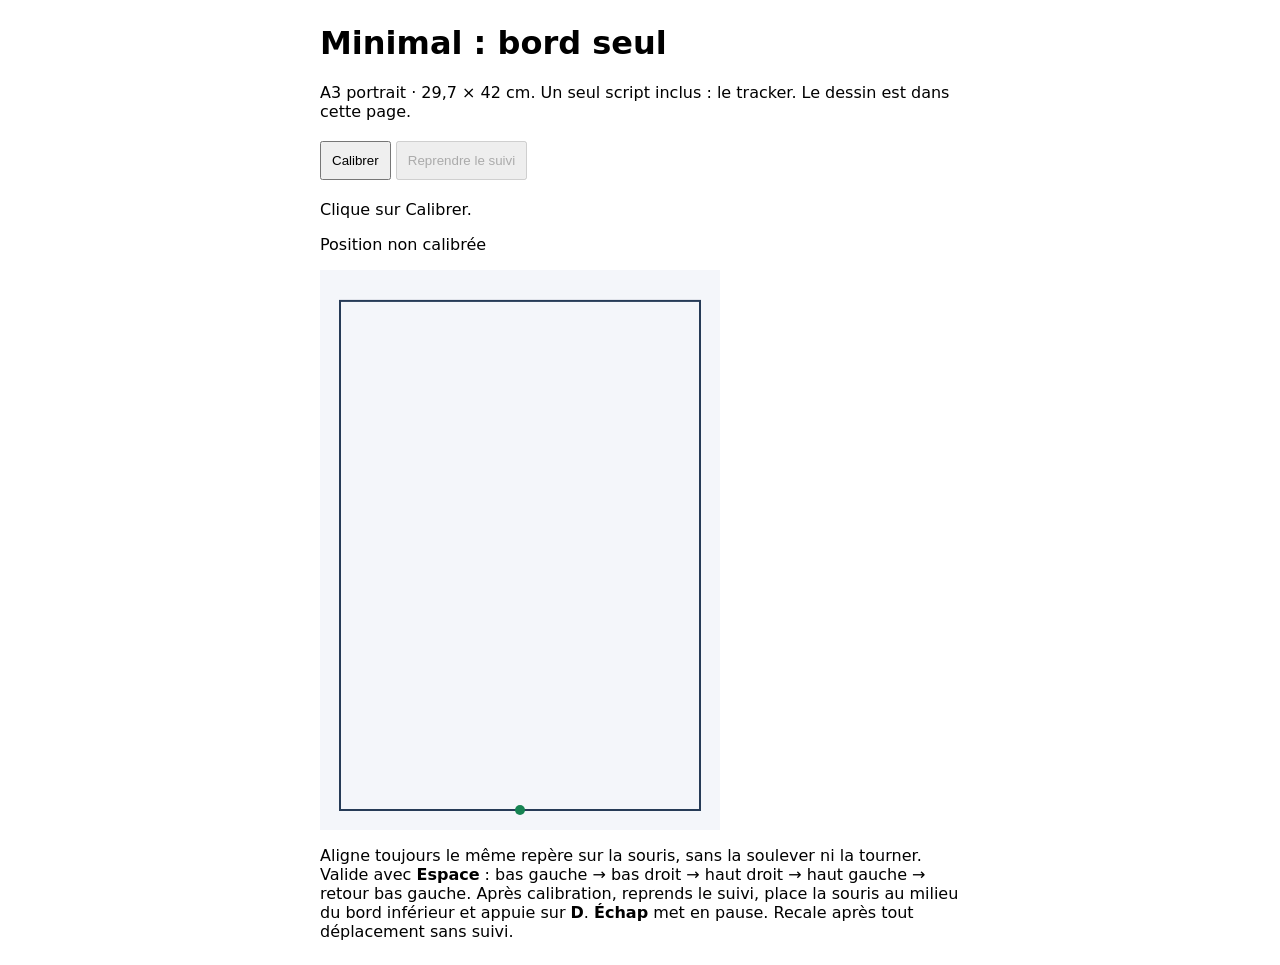
<file: lib/examples/minimal-bord/index.html>
<!doctype html>
<html lang="fr">
<head>
  <meta charset="utf-8">
  <meta name="viewport" content="width=device-width, initial-scale=1">
  <title>Minimal — bord seul</title>
  <style>
    body { max-width: 640px; margin: 24px auto; padding: 0 16px; font: 16px system-ui; }
    canvas { display: block; width: 100%; max-width: 400px; height: auto; background: #f4f6fa; }
    button { padding: 10px; margin: 4px 0; }
  </style>
</head>
<body>
  <h1>Minimal : bord seul</h1>
  <p>A3 portrait · 29,7 × 42 cm. Un seul script inclus : le tracker. Le dessin est dans cette page.</p>
  <button id="calibrate">Calibrer</button>
  <button id="resume" disabled>Reprendre le suivi</button>
  <p id="status" role="status"></p>
  <p id="coords">Position non calibrée</p>
  <canvas id="view" width="400" height="560" aria-label="Contour A3, départ vert et position estimée"></canvas>
  <p>Aligne toujours le même repère sur la souris, sans la soulever ni la tourner.
    Valide avec <strong>Espace</strong> : bas gauche → bas droit → haut droit → haut gauche → retour bas gauche.
    Après calibration, reprends le suivi, place la souris au milieu du bord inférieur et appuie sur <strong>D</strong>.
    <strong>Échap</strong> met en pause. Recale après tout déplacement sans suivi.</p>

  <!-- The tracker handles calibration and movement on its own. -->
  <script src="../../src/mouse-position-tracker.js"></script>
  <script>
    const $ = id => document.getElementById(id);
    // Set the dimensions here. The default start is (width / 2, 0).
    const size = { widthCm: 29.7, heightCm: 42 };
    const tracker = new MousePositionTracker(size);
    const canvas = $('view'), ctx = canvas.getContext('2d');

    function render() {
      const s = tracker.getState(), p = s.position, c = s.calibration;
      $('calibrate').disabled = s.locked || !s.supported;
      $('resume').disabled = s.locked || (!s.calibrated && !s.calibrating);
      $('status').textContent = !s.supported ? 'Pointer Lock indisponible dans ce navigateur.' : s.error?.message ||
        (s.calibrating ? `${s.locked ? '' : 'En pause. Reprends. '}Repère ${c.step}/5 : ${c.target.name}. Espace pour valider.` :
          s.locked ? 'Suivi actif. D pour recaler au départ ; Échap pour libérer.' :
          s.calibrated ? `Calibration terminée. Dérive : ${c.closureCm.toFixed(2)} cm. Reprends, place la souris au départ puis appuie sur D.` : 'Clique sur Calibrer.');
      $('coords').textContent = p ? `${s.provisional ? 'Provisoire · ' : ''}X : ${p.x.toFixed(2)} | Y : ${p.y.toFixed(2)} cm` : 'Position non calibrée';

      // Fit both the rectangle and the mouse position in the view.
      const minX = Math.min(0, p?.x ?? 0), maxX = Math.max(size.widthCm, p?.x ?? 0);
      const minY = Math.min(0, p?.y ?? 0), maxY = Math.max(size.heightCm, p?.y ?? 0);
      const scale = Math.min(360 / (maxX - minX), 520 / (maxY - minY));
      ctx.setTransform(1, 0, 0, 1, 0, 0); ctx.clearRect(0, 0, 400, 560);
      ctx.setTransform(scale, 0, 0, -scale, 20 - minX * scale, 540 + minY * scale);
      ctx.lineWidth = 2 / scale; ctx.strokeStyle = '#263b57'; ctx.strokeRect(0, 0, size.widthCm, size.heightCm);
      const dot = (point, color) => { ctx.fillStyle = color; ctx.beginPath(); ctx.arc(point.x, point.y, 5 / scale, 0, Math.PI * 2); ctx.fill(); };
      dot(s.config.start, '#168352');
      if (s.calibrating) dot(c.target, '#e58c13');
      if (p) dot(p, p.x < 0 || p.y < 0 || p.x > size.widthCm || p.y > size.heightCm ? '#cb3030' : '#185bd7');
    }
    // Request Pointer Lock from a user click.
    const showError = error => { $('status').textContent = error.message; };
    $('calibrate').addEventListener('click', () => tracker.startCalibration().catch(showError));
    $('resume').addEventListener('click', () => tracker.resume().catch(showError));
    document.addEventListener('keydown', e => {
      const s = tracker.getState();
      if (!s.locked || e.repeat) return;
      if (e.code === 'Space' && s.calibrating) { e.preventDefault(); tracker.captureCalibrationPoint(); }
      if (e.code === 'KeyD' && s.calibrated) tracker.recenter();
    });
    tracker.addEventListener('statechange', render);
    window.addEventListener('pagehide', e => { tracker.pause(); if (!e.persisted) tracker.destroy(); });
    render();
  </script>
</body>
</html>
</file>
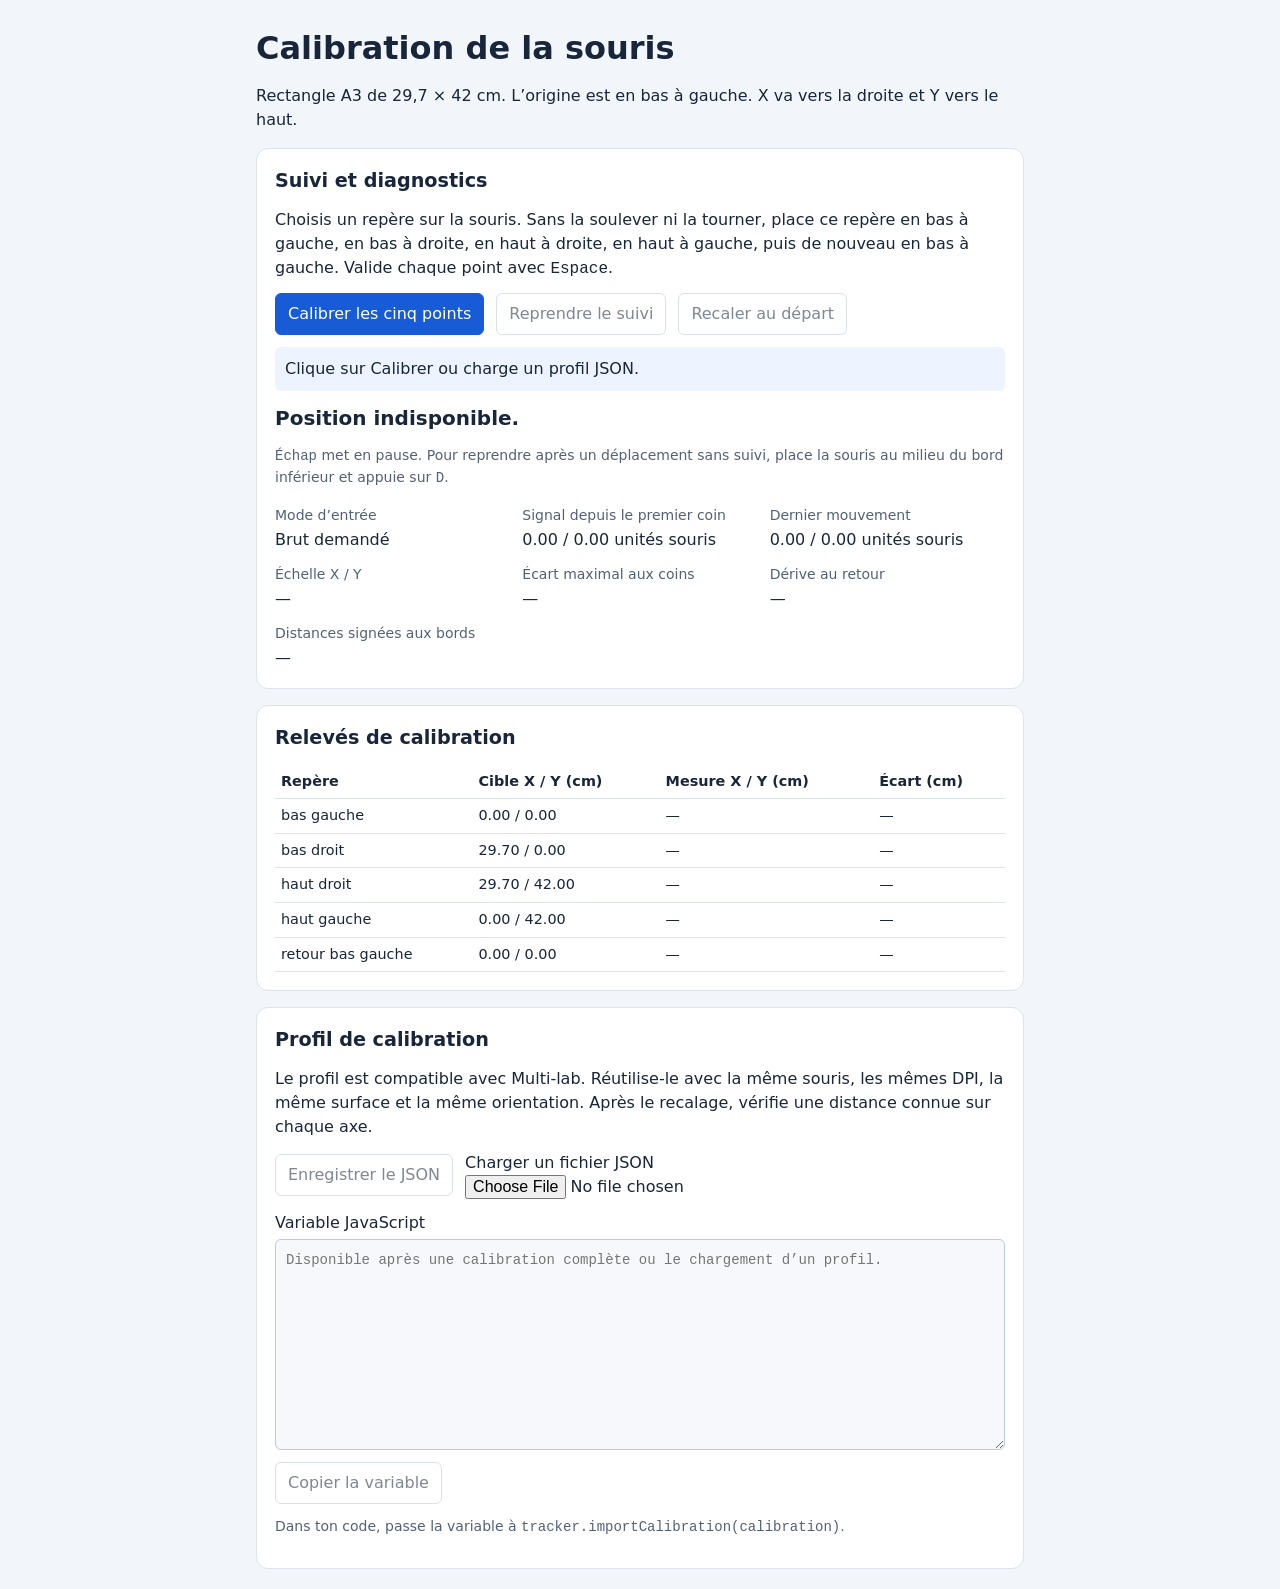
<file: lib/examples/minimal-calibration/index.html>
<!doctype html>
<html lang="fr">
<head>
  <meta charset="utf-8">
  <meta name="viewport" content="width=device-width, initial-scale=1">
  <title>Calibration de la souris</title>
  <style>
    * { box-sizing: border-box; }
    body { margin: 0; background: #f2f5f9; color: #17263b; font: 16px/1.5 system-ui, sans-serif; }
    main { max-width: 800px; margin: auto; padding: 24px 16px; }
    h1, h2, p { margin: 0 0 12px; }
    h2 { font-size: 1.2rem; }
    section { margin-top: 16px; padding: 18px; background: white; border: 1px solid #dce3eb; border-radius: 12px; }
    .actions { display: flex; flex-wrap: wrap; align-items: center; gap: 8px 12px; margin: 12px 0; }
    button, input { font: inherit; }
    button { padding: 8px 12px; color: inherit; background: white; border: 1px solid #bbc9da; border-radius: 6px; }
    button:enabled { cursor: pointer; }
    button:disabled { opacity: .55; }
    #calibrate { color: white; background: #185bd7; border-color: #185bd7; }
    #status { padding: 10px; background: #edf3ff; border-radius: 6px; }
    #coords { font-size: 1.25rem; font-weight: 650; }
    dl { display: grid; grid-template-columns: repeat(auto-fit, minmax(190px, 1fr)); gap: 12px; margin-bottom: 0; }
    dt, .hint { font-size: .875rem; color: #516178; }
    dd { margin: 2px 0 0; }
    .table-scroll { overflow-x: auto; }
    table { width: 100%; border-collapse: collapse; font-size: .9rem; }
    th, td { padding: 6px; border-bottom: 1px solid #dce3eb; text-align: left; }
    input[type="file"] { display: block; max-width: 100%; }
    textarea { display: block; width: 100%; margin-top: 4px; padding: 10px; border: 1px solid #bbc9da; border-radius: 6px; background: #f6f8fb; font: .875rem/1.5 monospace; resize: vertical; }
  </style>
</head>
<body>
  <main>
    <h1>Calibration de la souris</h1>
    <p>Rectangle A3 de 29,7 × 42 cm. L’origine est en bas à gauche. X va vers la droite et Y vers le haut.</p>

    <section>
      <h2>Suivi et diagnostics</h2>
      <p>Choisis un repère sur la souris. Sans la soulever ni la tourner, place ce repère en bas à gauche, en bas à droite, en haut à droite, en haut à gauche, puis de nouveau en bas à gauche. Valide chaque point avec <kbd>Espace</kbd>.</p>
      <div class="actions">
        <button type="button" id="calibrate">Calibrer les cinq points</button>
        <button type="button" id="resume" disabled>Reprendre le suivi</button>
        <button type="button" id="home" disabled>Recaler au départ</button>
      </div>
      <p id="status" role="status"></p>
      <p id="coords"></p>
      <p class="hint"><kbd>Échap</kbd> met en pause. Pour reprendre après un déplacement sans suivi, place la souris au milieu du bord inférieur et appuie sur <kbd>D</kbd>.</p>
      <dl>
        <div><dt>Mode d’entrée</dt><dd id="input-mode"></dd></div>
        <div><dt>Signal depuis le premier coin</dt><dd id="raw-position"></dd></div>
        <div><dt>Dernier mouvement</dt><dd id="movement"></dd></div>
        <div><dt>Échelle X / Y</dt><dd id="scale"></dd></div>
        <div><dt>Écart maximal aux coins</dt><dd id="corner-error"></dd></div>
        <div><dt>Dérive au retour</dt><dd id="closure"></dd></div>
        <div><dt>Distances signées aux bords</dt><dd id="edge-distances"></dd></div>
      </dl>
    </section>

    <section>
      <h2>Relevés de calibration</h2>
      <div class="table-scroll">
        <table>
          <thead><tr><th scope="col">Repère</th><th scope="col">Cible X / Y (cm)</th><th scope="col">Mesure X / Y (cm)</th><th scope="col">Écart (cm)</th></tr></thead>
          <tbody id="measurements"></tbody>
        </table>
      </div>
    </section>

    <section>
      <h2>Profil de calibration</h2>
      <p>Le profil est compatible avec Multi-lab. Réutilise-le avec la même souris, les mêmes DPI, la même surface et la même orientation. Après le recalage, vérifie une distance connue sur chaque axe.</p>
      <div class="actions">
        <button type="button" id="calibration-export" disabled>Enregistrer le JSON</button>
        <div>
          <label for="calibration-file">Charger un fichier JSON</label>
          <input id="calibration-file" type="file" accept=".json,application/json">
        </div>
      </div>
      <label for="calibration-code">Variable JavaScript</label>
      <textarea id="calibration-code" rows="9" readonly spellcheck="false" placeholder="Disponible après une calibration complète ou le chargement d’un profil."></textarea>
      <div class="actions">
        <button type="button" id="calibration-copy" disabled>Copier la variable</button>
        <span id="profile-status" role="status"></span>
      </div>
      <p class="hint">Dans ton code, passe la variable à <code>tracker.importCalibration(calibration)</code>.</p>
    </section>
  </main>

  <script src="../../src/mouse-position-tracker.js"></script>
  <script>
    const $ = id => document.getElementById(id);
    const size = { widthCm: 29.7, heightCm: 42 };
    const tracker = new MousePositionTracker(size);
    const fileInput = $('calibration-file'), code = $('calibration-code'), profileStatus = $('profile-status');
    const fmt = value => value == null ? '—' : value.toFixed(2);
    const pair = point => `${fmt(point.x)} / ${fmt(point.y)}`;
    const modeLabels = {
      'raw-requested': 'Brut demandé',
      'raw-unconfirmed': 'Brut non confirmé par le navigateur',
      standard: 'Standard, accélération possible'
    };
    let json = '', readingProfile = false, commandError = '', frame = null;

    function trackingStatus(s) {
      if (!s.supported) return 'Ce navigateur ne prend pas en charge Pointer Lock.';
      if (s.needsRecenter) {
        return s.locked ? 'Place la souris au départ et appuie sur D.' : 'Profil chargé. Reprends le suivi, place la souris au départ et appuie sur D.';
      }
      if (s.calibrating) {
        const { step, total, target } = s.calibration;
        return `${s.locked ? '' : 'En pause. Reprends le suivi. '}Repère ${step}/${total} · ${target.name} (${pair(target)} cm). Valide avec Espace.`;
      }
      if (s.locked) return 'Suivi actif.';
      return s.calibrated ? 'Calibration prête. Reprends le suivi et recale la souris au départ avec D.' : 'Clique sur Calibrer ou charge un profil JSON.';
    }

    function render() {
      const s = tracker.getState(), p = s.position;
      $('status').textContent = commandError || s.error?.message || trackingStatus(s);
      $('coords').textContent = p ? `${s.provisional ? 'Provisoire · ' : ''}X ${fmt(p.x)} · Y ${fmt(p.y)} cm` : s.needsRecenter ? 'Recalage au départ requis.' : 'Position indisponible.';
      $('input-mode').textContent = modeLabels[s.inputMode];
      $('raw-position').textContent = `${pair(s.rawOffset)} unités souris`;
      $('movement').textContent = `${pair(s.delta)} unités souris`;
      $('edge-distances').textContent = p ? `Gauche ${fmt(p.x)} · droite ${fmt(size.widthCm - p.x)} · bas ${fmt(p.y)} · haut ${fmt(size.heightCm - p.y)} cm` : '—';
      $('calibrate').disabled = !s.supported || s.locked || readingProfile;
      $('resume').disabled = !s.supported || s.locked || readingProfile || (!s.calibrated && !s.calibrating);
      $('home').disabled = !s.calibrated || s.locked || s.needsRecenter || readingProfile;
      fileInput.disabled = s.locked || readingProfile;
      $('calibration-export').disabled = !json || fileInput.disabled;
      $('calibration-copy').disabled = !json || fileInput.disabled;
    }

    function renderCalibration({ calibrated, calibration: cal }) {
      $('scale').textContent = cal.unitsPerCm ? `${pair(cal.unitsPerCm)} unités/cm` : '—';
      $('corner-error').textContent = cal.maxCornerErrorCm == null ? '—' : `${fmt(cal.maxCornerErrorCm)} cm`;
      $('closure').textContent = cal.closureCm == null ? '—' : `${fmt(cal.closureCm)} cm${cal.warning ? ' · écart important' : ''}`;
      const rows = cal.marks.map((mark, i) => {
        const entry = cal.measurements[i], row = document.createElement('tr');
        for (const value of [mark.name, pair(mark), entry?.position ? pair(entry.position) : '—', fmt(entry?.errorCm)]) {
          const cell = document.createElement('td');
          cell.textContent = value;
          row.append(cell);
        }
        return row;
      });
      $('measurements').replaceChildren(...rows);
      json = calibrated ? JSON.stringify(tracker.exportCalibration(), null, 2) : '';
      code.value = json ? `const calibration = ${json};` : '';
    }

    function schedule() {
      if (frame !== null) return;
      frame = requestAnimationFrame(() => { frame = null; render(); });
    }

    async function command(action) {
      commandError = '';
      try { await action(); }
      catch (error) { commandError = error.message; }
      schedule();
    }

    $('calibrate').addEventListener('click', () => {
      profileStatus.textContent = '';
      command(() => tracker.startCalibration());
    });
    $('resume').addEventListener('click', () => command(() => tracker.resume()));
    $('home').addEventListener('click', () => command(() => tracker.recenter()));
    document.addEventListener('keydown', e => {
      const s = tracker.getState();
      if (!s.locked || e.repeat) return;
      if (e.code === 'Space' && s.calibrating) { e.preventDefault(); command(() => tracker.captureCalibrationPoint()); }
      if (e.code === 'KeyD' && s.calibrated) command(() => tracker.recenter());
    });

    $('calibration-export').addEventListener('click', () => {
      const link = document.createElement('a');
      link.href = `data:application/json;charset=utf-8,${encodeURIComponent(json)}`;
      link.download = 'calibration.json';
      link.click();
    });

    fileInput.addEventListener('change', async () => {
      const file = fileInput.files[0];
      fileInput.value = '';
      if (!file || readingProfile) return;
      readingProfile = true;
      render();
      profileStatus.textContent = 'Lecture du profil…';
      try {
        let profile;
        const contents = await file.text();
        try { profile = JSON.parse(contents); }
        catch { throw new Error('Le fichier ne contient pas un JSON valide.'); }
        tracker.importCalibration(profile);
        commandError = '';
        profileStatus.textContent = 'Profil chargé.';
      } catch (error) {
        profileStatus.textContent = `Chargement impossible. ${error.message}`;
      } finally {
        readingProfile = false;
        schedule();
      }
    });

    $('calibration-copy').addEventListener('click', async () => {
      try {
        await navigator.clipboard.writeText(code.value);
        profileStatus.textContent = 'Variable copiée.';
      } catch {
        code.focus();
        code.select();
        profileStatus.textContent = 'Variable sélectionnée. Appuie sur Ctrl+C ou Cmd+C.';
      }
    });

    tracker.addEventListener('calibrationchange', ({ detail }) => renderCalibration(detail));
    tracker.addEventListener('error', ({ detail }) => renderCalibration(detail));
    tracker.addEventListener('statechange', schedule);
    window.addEventListener('pagehide', e => { tracker.pause(); if (!e.persisted) tracker.destroy(); });
    renderCalibration(tracker.getState());
    render();
  </script>
</body>
</html>
</file>
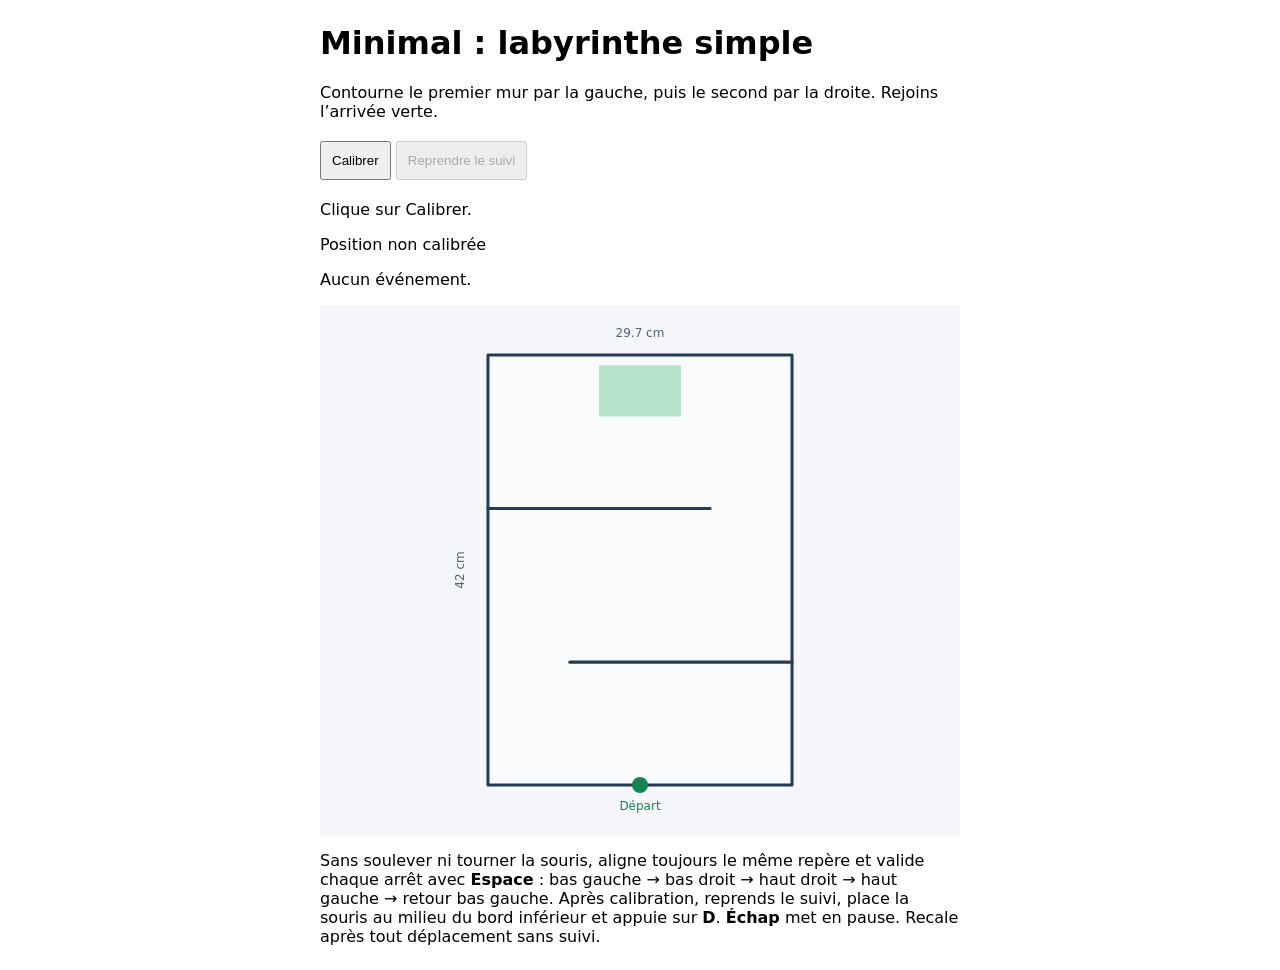
<file: lib/examples/minimal-maze/index.html>
<!doctype html>
<html lang="fr">
<head>
  <meta charset="utf-8">
  <meta name="viewport" content="width=device-width, initial-scale=1">
  <title>Minimal — labyrinthe simple</title>
  <style>
    body { max-width: 640px; margin: 24px auto; padding: 0 16px; font: 16px system-ui; }
    canvas { display: block; width: 100%; height: 530px; background: #f4f6fa; }
    button { padding: 10px; margin: 4px 0; }
  </style>
</head>
<body>
  <h1>Minimal : labyrinthe simple</h1>
  <p>Contourne le premier mur par la gauche, puis le second par la droite. Rejoins l’arrivée verte.</p>
  <button id="calibrate">Calibrer</button>
  <button id="resume" disabled>Reprendre le suivi</button>
  <p id="status" role="status"></p>
  <p id="coords">Position non calibrée</p>
  <p id="event" role="status">Aucun événement.</p>
  <canvas id="view" aria-label="Labyrinthe A3 avec deux murs, départ et arrivée"></canvas>
  <p>Sans soulever ni tourner la souris, aligne toujours le même repère et valide chaque arrêt avec
    <strong>Espace</strong> : bas gauche → bas droit → haut droit → haut gauche → retour bas gauche.
    Après calibration, reprends le suivi, place la souris au milieu du bord inférieur et appuie sur <strong>D</strong>.
    <strong>Échap</strong> met en pause. Recale après tout déplacement sans suivi.</p>

  <!-- The tracker measures movement, Maze checks the layout, and the renderer draws it. -->
  <script src="../../src/mouse-position-tracker.js"></script>
  <script src="../../src/maze.js"></script>
  <script src="../../src/maze-renderer.js"></script>
  <script>
    const $ = id => document.getElementById(id);
    // The complete maze layout is defined here.
    const size = { widthCm: 29.7, heightCm: 42 };
    const tracker = new MousePositionTracker(size);
    const maze = new Maze({
      ...size,
      walls: [
        { id: 'mur-bas', from: { x: 8, y: 12 }, to: { x: 29.7, y: 12 }, thickness: 0.3 },
        { id: 'mur-haut', from: { x: 0, y: 27 }, to: { x: 21.7, y: 27 }, thickness: 0.3 }
      ],
      finish: { id: 'arrivee', shape: 'rectangle', x: 10.85, y: 36, width: 8, height: 5 }
    });
    const renderer = new MazeRenderer($('view'), maze);

    tracker.addEventListener('positionchange', ({ detail: s }) => {
      if (!s.calibrated || s.provisional) return;
      // After recentering, set the new reference position without checking a path.
      if (s.reason === 'recenter') maze.resetPosition(s.position);
      else maze.updatePosition(s.position);
    });
    tracker.addEventListener('calibrationchange', ({ detail: s }) => {
      maze.resetPosition(s.calibrated ? s.position : null);
      $('event').textContent = 'Aucun événement.';
    });
    tracker.addEventListener('error', ({ detail: s }) => { if (!s.calibrated) maze.resetPosition(); });
    maze.addEventListener('wallcross', e => { $('event').textContent = `Franchissement estimé : ${e.detail.wallId}`; });
    maze.addEventListener('wallenter', e => { $('event').textContent = `Contact estimé : ${e.detail.wallId}`; });
    maze.addEventListener('finish', () => { $('event').textContent = 'Arrivée atteinte !'; });

    function render() {
      const s = tracker.getState(), p = s.position, c = s.calibration;
      renderer.render(s);
      $('calibrate').disabled = s.locked || !s.supported;
      $('resume').disabled = s.locked || (!s.calibrated && !s.calibrating);
      $('status').textContent = !s.supported ? 'Pointer Lock indisponible dans ce navigateur.' : s.error?.message ||
        (s.calibrating ? `${s.locked ? '' : 'En pause. Reprends. '}Repère ${c.step}/5 : ${c.target.name}. Espace pour valider.` :
          s.locked ? 'Suivi actif. D pour recaler au départ ; Échap pour libérer.' :
          s.calibrated ? `Calibration terminée. Dérive : ${c.closureCm.toFixed(2)} cm. Reprends, place la souris au départ puis appuie sur D.` : 'Clique sur Calibrer.');
      $('coords').textContent = p ? `${s.provisional ? 'Provisoire · ' : ''}X : ${p.x.toFixed(2)} | Y : ${p.y.toFixed(2)} cm` : 'Position non calibrée';
    }
    const showError = error => { $('status').textContent = error.message; };
    $('calibrate').addEventListener('click', () => tracker.startCalibration().catch(showError));
    $('resume').addEventListener('click', () => tracker.resume().catch(showError));
    document.addEventListener('keydown', e => {
      const s = tracker.getState();
      if (!s.locked || e.repeat) return;
      if (e.code === 'Space' && s.calibrating) { e.preventDefault(); tracker.captureCalibrationPoint(); }
      if (e.code === 'KeyD' && s.calibrated) tracker.recenter();
    });
    tracker.addEventListener('statechange', render);
    window.addEventListener('pagehide', e => {
      tracker.pause(); if (!e.persisted) { tracker.destroy(); renderer.destroy(); }
    });
    render();
  </script>
</body>
</html>
</file>
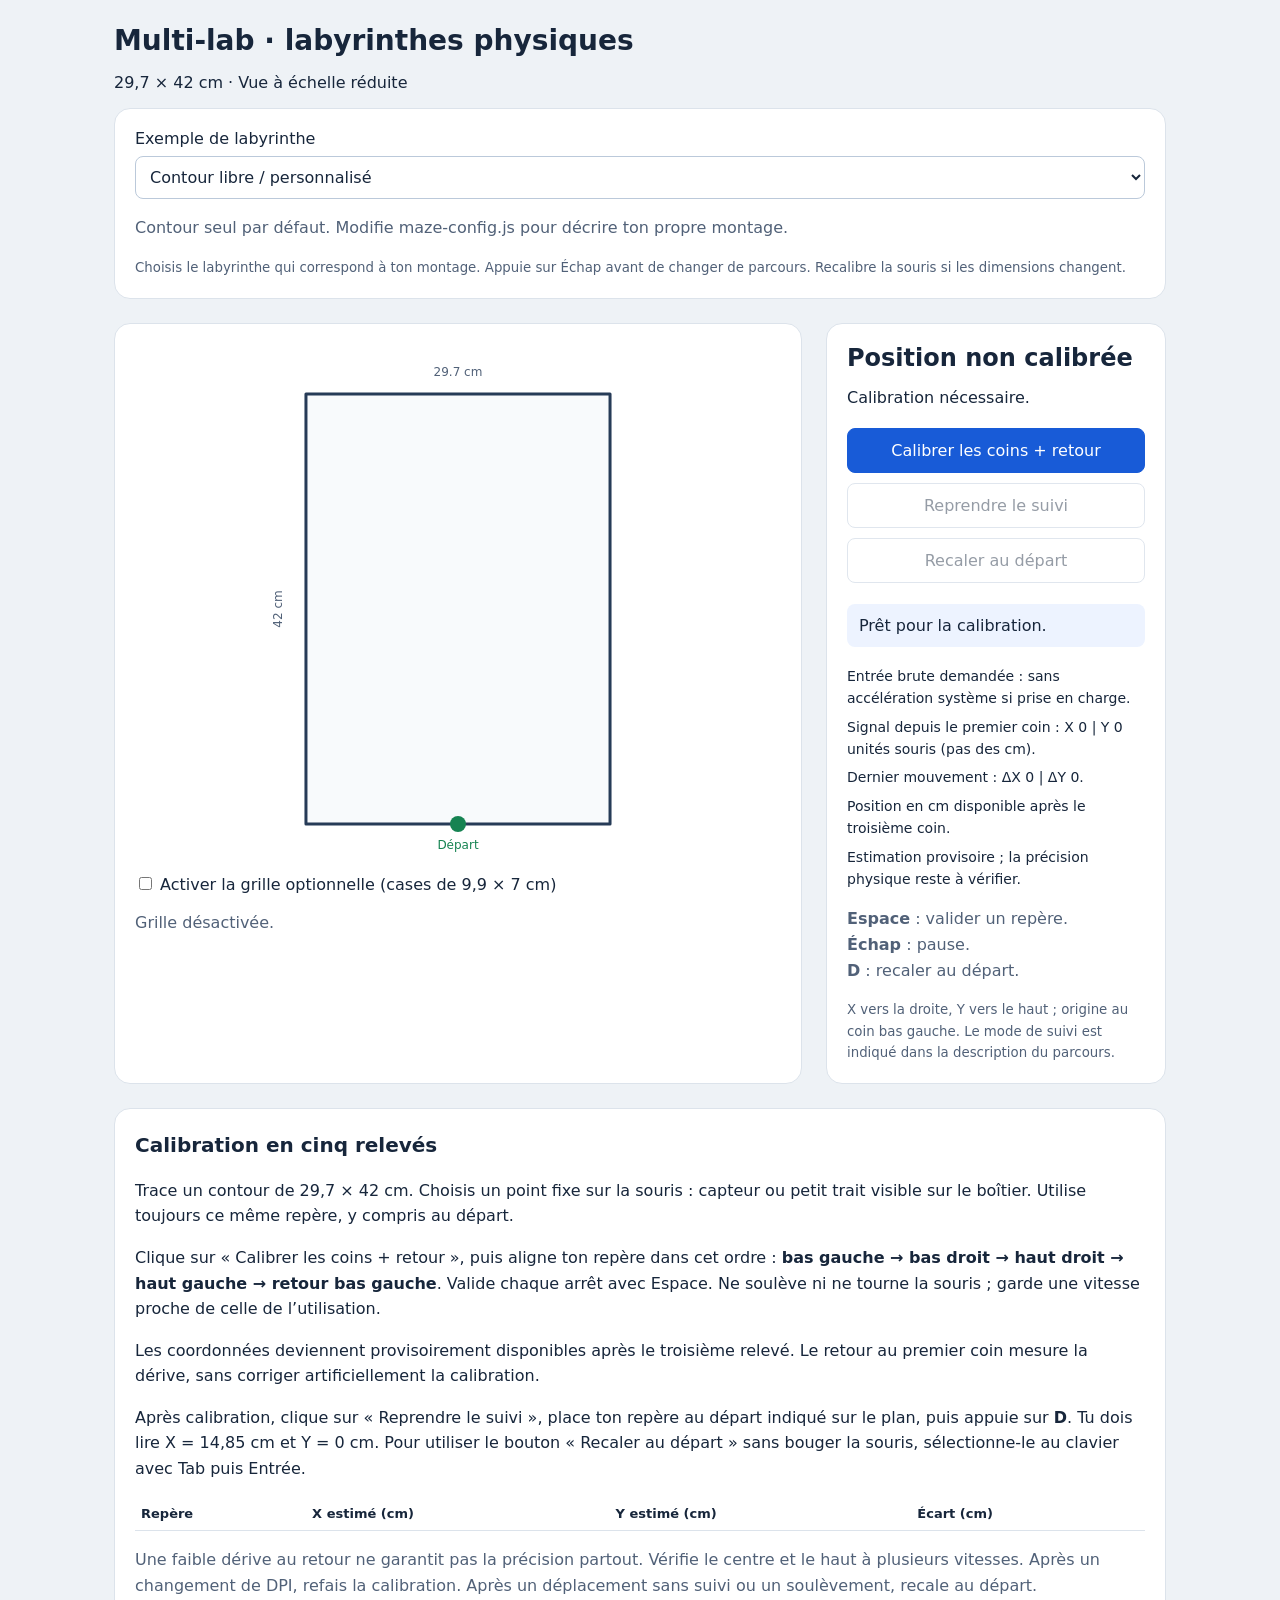
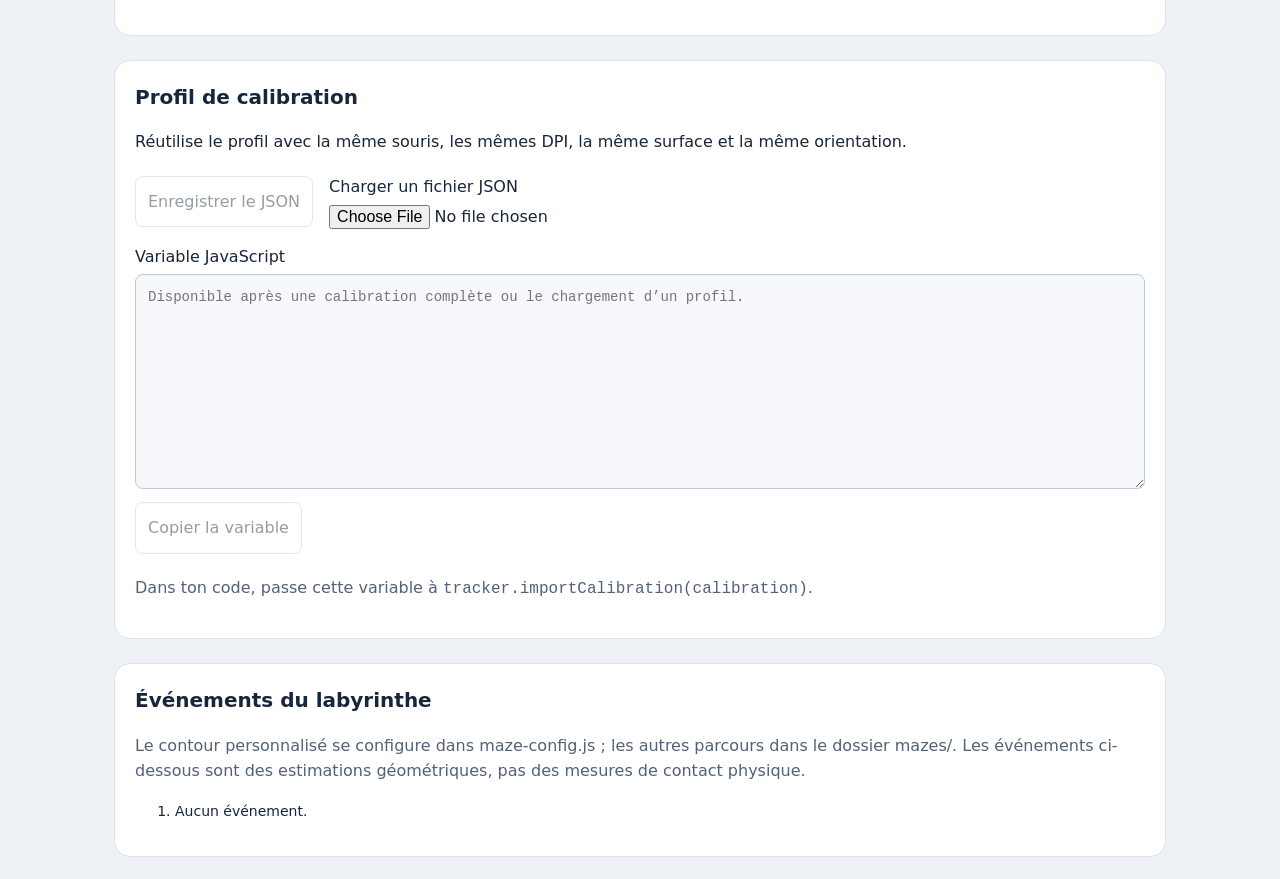
<file: lib/examples/multi-lab/index.html>
<!doctype html>
<html lang="fr">
<head>
  <meta charset="utf-8">
  <meta name="viewport" content="width=device-width, initial-scale=1">
  <title>Multi-lab — catalogue de labyrinthes</title>
  <link rel="stylesheet" href="style.css">
  <!-- Deferred classic scripts let this page run directly from disk. -->
  <script defer src="../../src/mouse-position-tracker.js"></script>
  <script defer src="../../src/maze.js"></script>
  <script defer src="../../src/maze-renderer.js"></script>
  <script defer src="maze-config.js"></script>
  <script defer src="mazes/simple.js"></script>
  <script defer src="mazes/zigzag.js"></script>
  <script defer src="mazes/obstacles.js"></script>
  <script defer src="mazes/spirale.js"></script>
  <script defer src="mazes/jardin.js"></script>
  <script defer src="mazes/station.js"></script>
  <script defer src="mazes/maze-2.js"></script>
  <script defer src="mazes/maze-2-paths.js"></script>
  <script defer src="app.js"></script>
</head>
<body>
<main>
  <h1>Multi-lab · labyrinthes physiques</h1>
  <p id="dimensions"></p>
  <section class="panel">
    <label for="maze-select">Exemple de labyrinthe</label>
    <select id="maze-select"></select>
    <p id="maze-description" class="hint"></p>
    <small>Choisis le labyrinthe qui correspond à ton montage. Appuie sur Échap avant de changer de parcours. Recalibre la souris si les dimensions changent.</small>
  </section>
  <div class="layout">
    <section class="panel">
      <canvas id="maze" aria-label="Labyrinthe, départ et position estimée">Les coordonnées sont aussi affichées en texte.</canvas>
      <label><input id="grid" type="checkbox"> Activer la grille optionnelle (cases de 9,9 × 7 cm)</label>
      <p id="cell" class="hint">Grille désactivée.</p>
    </section>
    <section class="panel">
      <div id="coords">Position non calibrée</div>
      <p id="boundary">Calibration nécessaire.</p>
      <button id="calibrate">Calibrer les coins + retour</button>
      <button id="resume" disabled>Reprendre le suivi</button>
      <button id="home" disabled>Recaler au départ</button>
      <p id="status" role="status">Prêt pour la calibration.</p>
      <div class="diagnostics">
        <p id="input-mode"></p><p id="raw-position"></p><p id="path-projection" hidden></p><p id="movement"></p>
        <p id="target"></p><p id="edge-distances"></p><p id="quality"></p>
      </div>
      <p class="hint"><strong>Espace</strong> : valider un repère.<br><strong>Échap</strong> : pause.<br><strong>D</strong> : recaler au départ.</p>
      <small>X vers la droite, Y vers le haut ; origine au coin bas gauche. Le mode de suivi est indiqué dans la description du parcours.</small>
    </section>
  </div>
  <section class="panel instructions">
    <h2>Calibration en cinq relevés</h2>
    <p>Trace un contour de <span id="calibration-dimensions"></span>. Choisis un point fixe sur la souris : capteur ou petit trait visible sur le boîtier. Utilise toujours ce même repère, y compris au départ.</p>
    <p>Clique sur « Calibrer les coins + retour », puis aligne ton repère dans cet ordre : <strong>bas gauche → bas droit → haut droit → haut gauche → retour bas gauche</strong>. Valide chaque arrêt avec Espace. Ne soulève ni ne tourne la souris ; garde une vitesse proche de celle de l’utilisation.</p>
    <p>Les coordonnées deviennent provisoirement disponibles après le troisième relevé. Le retour au premier coin mesure la dérive, sans corriger artificiellement la calibration.</p>
    <p>Après calibration, clique sur « Reprendre le suivi », place ton repère au départ indiqué sur le plan, puis appuie sur <strong>D</strong>. Tu dois lire <span id="start-coordinates"></span>. Pour utiliser le bouton « Recaler au départ » sans bouger la souris, sélectionne-le au clavier avec Tab puis Entrée.</p>
    <table><thead><tr><th>Repère</th><th>X estimé (cm)</th><th>Y estimé (cm)</th><th>Écart (cm)</th></tr></thead><tbody id="measurements"></tbody></table>
    <p class="hint">Une faible dérive au retour ne garantit pas la précision partout. Vérifie le centre et le haut à plusieurs vitesses. Après un changement de DPI, refais la calibration. Après un déplacement sans suivi ou un soulèvement, recale au départ.</p>
  </section>
  <section class="panel instructions">
    <h2>Profil de calibration</h2>
    <p>Réutilise le profil avec la même souris, les mêmes DPI, la même surface et la même orientation.</p>
    <div class="profile-actions">
      <button id="calibration-export" type="button" disabled>Enregistrer le JSON</button>
      <div>
        <label for="calibration-file">Charger un fichier JSON</label>
        <input id="calibration-file" type="file" accept=".json,application/json">
      </div>
    </div>
    <label for="calibration-code">Variable JavaScript</label>
    <textarea id="calibration-code" rows="9" readonly spellcheck="false" placeholder="Disponible après une calibration complète ou le chargement d’un profil."></textarea>
    <div class="profile-actions">
      <button id="calibration-copy" type="button" disabled>Copier la variable</button>
      <p id="calibration-profile-status" role="status"></p>
    </div>
    <p class="hint">Dans ton code, passe cette variable à <code>tracker.importCalibration(calibration)</code>.</p>
  </section>
  <section class="panel instructions">
    <h2>Événements du labyrinthe</h2>
    <p class="hint">Le contour personnalisé se configure dans maze-config.js ; les autres parcours dans le dossier mazes/. Les événements ci-dessous sont des estimations géométriques, pas des mesures de contact physique.</p>
    <ol id="events"><li>Aucun événement.</li></ol>
  </section>
</main>
</body>
</html>
</file>
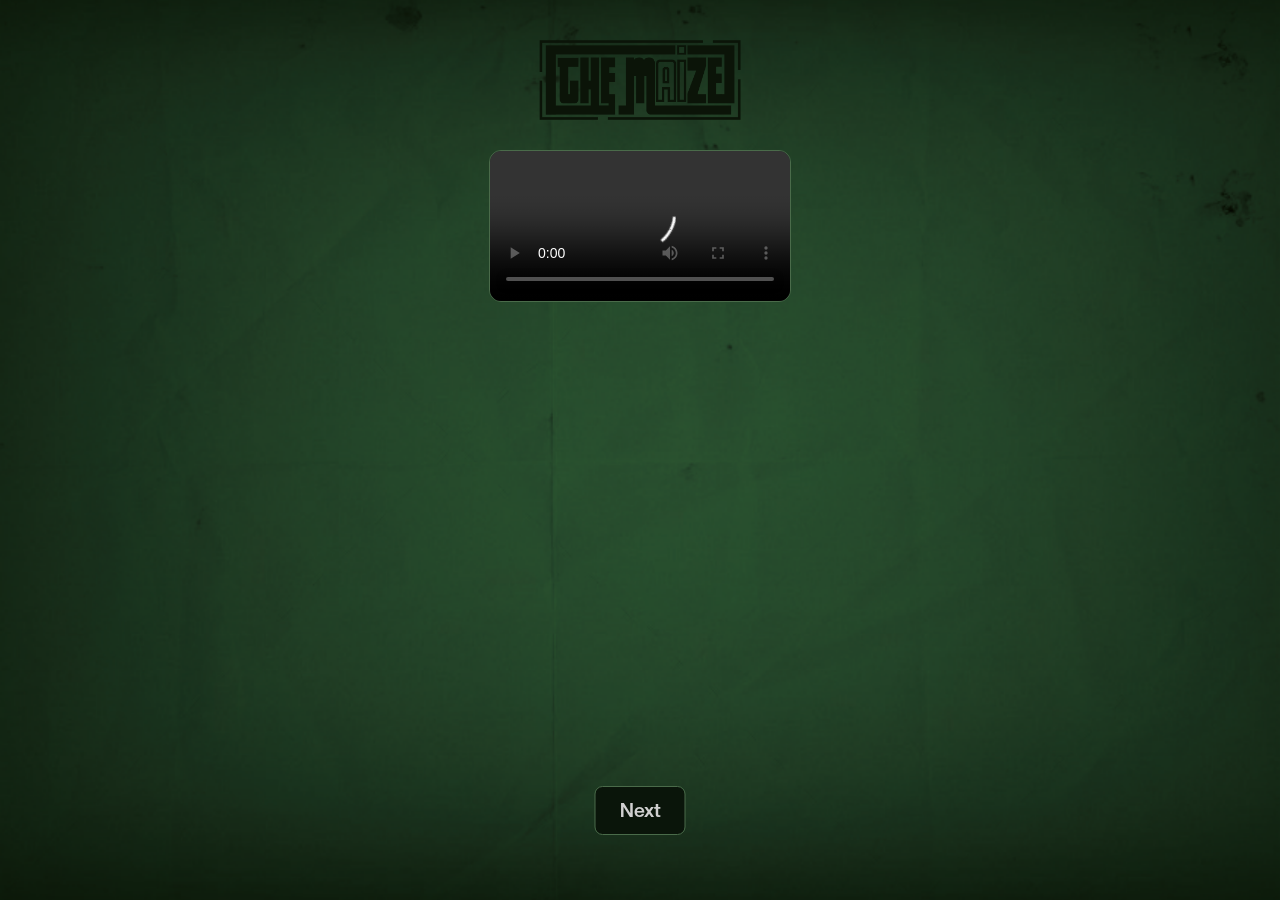
<file: video.html>
<!doctype html>
<html lang="fr">
<head>
  <meta charset="utf-8">
  <meta name="viewport" content="width=device-width, initial-scale=1">
  <title>Intro</title>
  <style>
    @font-face {
      font-family: 'CreatoDisplay';
      src: url('assets/fonts/CreatoDisplay-Bold.otf') format('opentype');
      font-weight: bold;
    }
    :root {
      color-scheme: dark;
      font-family: 'CreatoDisplay', system-ui, sans-serif;
      background: url('assets/imgs/bg.png') no-repeat center center fixed;
      background-size: cover;
    }
    body {
      margin: 0;
      height: 100dvh;
      display: flex;
      flex-direction: column;
      align-items: center;
      justify-content: center;
      overflow: hidden;
    }
    .logo {
      position: fixed;
      top: 10px;
      left: 50%;
      padding: 30px;
      transform: translateX(-50%);
      height: clamp(48px, 8vw, 80px);
      width: auto;
      max-width: 100%;
      object-fit: contain;
    }
    video {
      position: fixed;
      top: 150px;
      max-width: 60%;
      max-height: 60%;
      border: 1px solid #4a6b4a;
      border-radius: 12px;
      object-fit: contain;
    }
    .controls {
      position: fixed;
      bottom: 65px;
      left: 50%;
      transform: translateX(-50%);
      display: flex;
      justify-content: center;
    }
    button {
      padding: 12px 24px;
      font: inherit;
      font-weight: bold;
      background: #0a150a;
      border: 1px solid #4a6b4a;
      border-radius: 8px;
      cursor: pointer;
      font-size: 1.2rem;
      color: #d0d0d0;
    }
    button:hover {
      filter: brightness(1.2);
    }
  </style>
</head>
<body>
  <img class="logo" src="assets/imgs/logo.png" alt="MAZE">
  <video id="intro-video" src="assets/imgs/intro.mp4" autoplay controls></video>
  <div class="controls">
    <button id="btn-next">Next</button>
  </div>
  <script>
    document.getElementById('btn-next').addEventListener('click', () => {
      window.location.href = 'maze.html?view=demo';
    });
  </script>
</body>
</html>
</file>
<file: lib/examples/multi-lab/style.css>
* { box-sizing: border-box; }
body { margin: 0; background: #eef2f6; color: #17263b; font: 16px system-ui, sans-serif; }
main { max-width: 1100px; margin: auto; padding: 24px; }
h1 { margin: 0 0 8px; font-size: 28px; }
h2 { font-size: 20px; margin-top: 0; }
.layout { display: grid; grid-template-columns: minmax(0, 1fr) 340px; gap: 24px; margin-top: 24px; }
.panel { background: white; border: 1px solid #dce3eb; border-radius: 16px; padding: 20px; }
canvas { display: block; width: 100%; height: 530px; }
#coords { font-size: 24px; font-weight: 650; font-variant-numeric: tabular-nums; }
button { width: 100%; padding: 12px; border: 1px solid #bbc9da; border-radius: 8px; margin: 5px 0; background: white; color: inherit; font: inherit; cursor: pointer; }
#calibrate { background: #185bd7; color: white; border-color: #185bd7; }
button:disabled { opacity: .45; cursor: default; }
select { display: block; width: 100%; margin-top: 8px; padding: 10px; font: inherit; border: 1px solid #bbc9da; border-radius: 8px; background: white; color: inherit; }
#status { padding: 12px; background: #edf3ff; border-radius: 8px; }
.diagnostics { margin-top: 18px; font-size: 14px; line-height: 1.6; }
.diagnostics p { margin: 6px 0; overflow-wrap: anywhere; }
table { width: 100%; border-collapse: collapse; font-size: 13px; }
th, td { padding: 6px; text-align: left; border-bottom: 1px solid #dce3eb; }
small, .hint { color: #516178; line-height: 1.6; }
.instructions { margin-top: 24px; line-height: 1.6; }
.profile-actions { display: flex; flex-wrap: wrap; align-items: center; gap: 8px 16px; margin-bottom: 12px; }
.profile-actions button { width: auto; }
.profile-actions input { display: block; max-width: 100%; margin-top: 4px; font: inherit; }
.profile-actions p { margin: 0; }
#calibration-code { display: block; width: 100%; margin: 4px 0 8px; padding: 12px; border: 1px solid #bbc9da; border-radius: 8px; color: inherit; background: #f6f8fb; font: 14px/1.5 monospace; resize: vertical; }
#events { max-height: 220px; overflow: auto; font-size: 14px; }
@media(max-width: 760px) { .layout { grid-template-columns: 1fr; } canvas { height: 420px; } main { padding: 12px; } }
</file>
